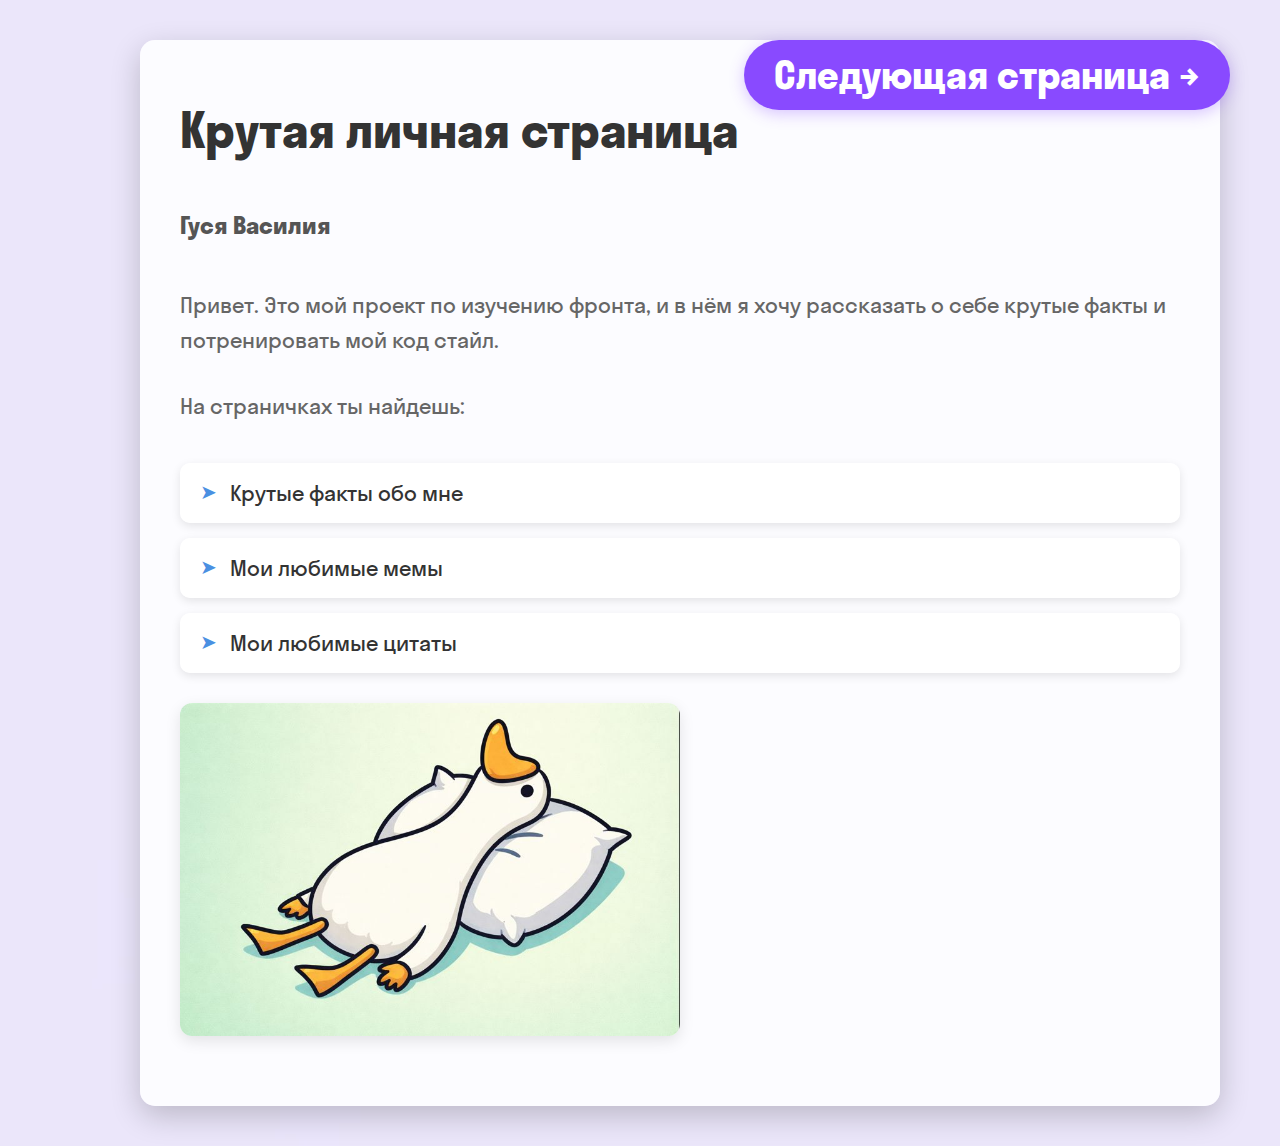
<file: index.html>
<!DOCTYPE html>
<html lang="en">
<head>
    <meta charset="UTF-8">
    <meta name="viewport" content="width=device-width, initial-scale=1.0">
    <title>Гусь Василий - Главная</title>
    <link rel="stylesheet" href="style.css">
    <style>
        .features-list {
            list-style-type: none;
            padding: 0;
            margin: 30px 0;
        }
        
        .feature-item {
            font-size: 22px;
            color: #333;
            margin: 15px 0;
            padding: 16px 24px;
            background-color: rgba(255, 255, 255, 0.9);
            border-radius: 10px;
            box-shadow: 0 3px 10px rgba(0, 0, 0, 0.1);
            transition: all 0.3s ease;
            position: relative;
            padding-left: 50px;
        }
        
        .feature-item:hover {
            transform: translateX(10px);
            box-shadow: 0 5px 15px rgba(0, 0, 0, 0.15);
            background-color: rgba(74, 144, 226, 0.1);
        }
        
        .feature-item:before {
            content: "➤";
            position: absolute;
            left: 20px;
            color: #4a90e2;
            font-size: 20px;
        }
        
        p { margin: 15px 0; padding: 8px 0; }
        
        @media (max-width: 768px) {
            .feature-item {
                font-size: 18px;
                padding: 12px 18px;
                padding-left: 40px;
                margin: 12px 0;
            }
        }
    </style>
</head>
<body>
    <div class="content center">
        <a href="./facts.html" class="nav-button next-button">Следующая страница →</a>
        
        <div class="main-content">
            <h1>Крутая личная страница</h1>
            <h2>Гуся Василия</h2>
            
            <p>Привет. Это мой проект по изучению фронта, и в нём я хочу рассказать о себе крутые факты и потренировать мой код стайл.</p>
            <p>На страничках ты найдешь:</p>
            
            <ul class="features-list">
                <li class="feature-item">Крутые факты обо мне</li>
                <li class="feature-item">Мои любимые мемы</li>
                <li class="feature-item">Мои любимые цитаты</li>
            </ul>
            
            
            <img src="images/goose.jpeg" alt="Гусь Василий">
        </div>
    </div>
</body>

</html>
</file>
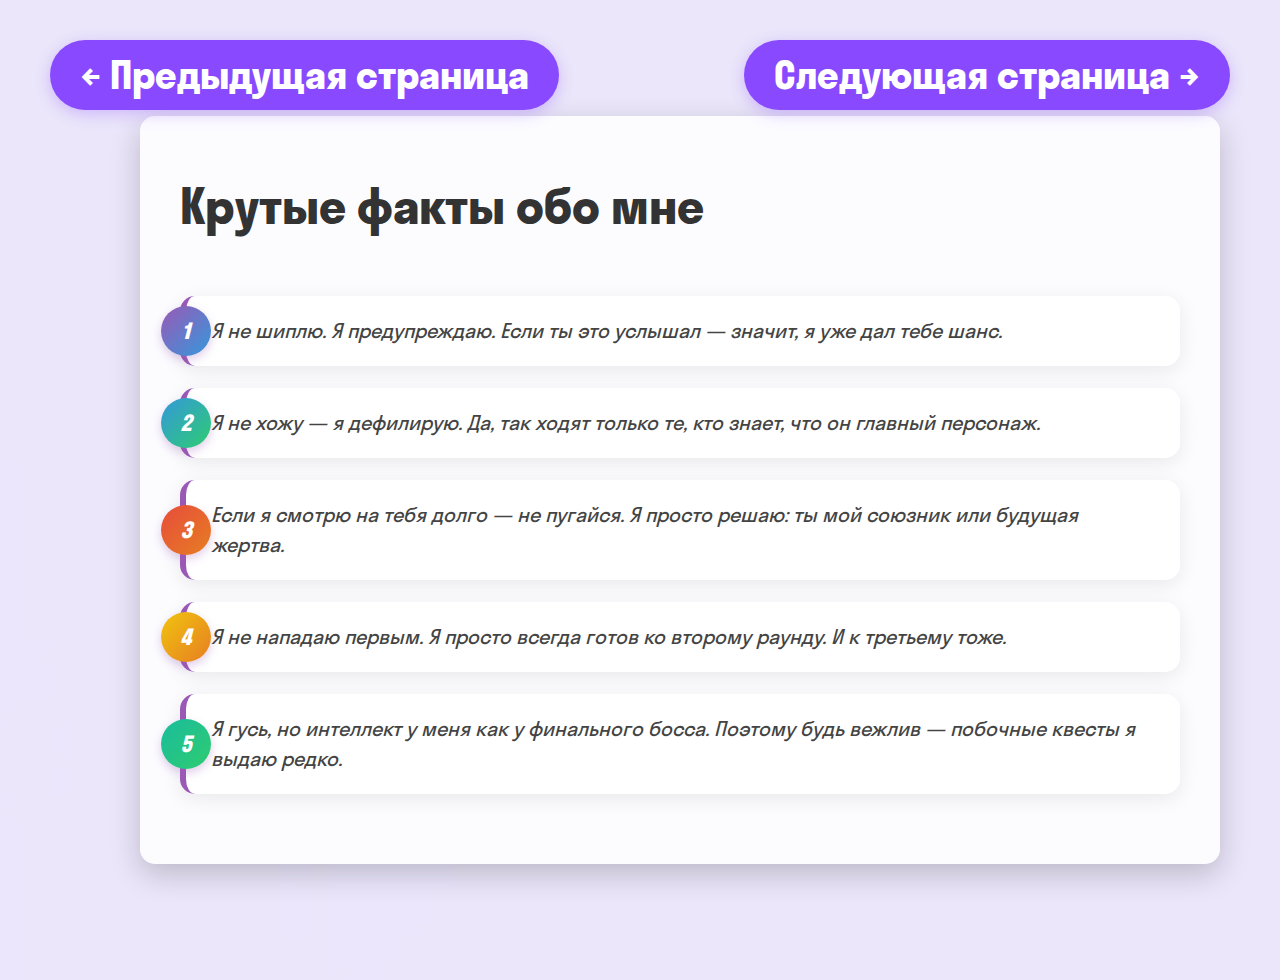
<file: facts.html>
<!DOCTYPE html>
<html lang="en">
<head>
    <meta charset="UTF-8">
    <meta name="viewport" content="width=device-width, initial-scale=1.0">
    <title>Факты о Гусе Василии</title>
    <link rel="stylesheet" href="style.css">
    <style>
        /* Уникальные стили для facts.html */
        .numbered-list {
            list-style-type: none;
            counter-reset: fact-counter;
            padding: 0;
            margin: 40px 0 30px 0;
        }
        
        .numbered-item {
            counter-increment: fact-counter;
            font-size: 20px;
            color: #444;
            margin: 22px 0;
            padding: 20px 25px;
            background-color: rgba(255, 255, 255, 0.95);
            border-radius: 15px;
            box-shadow: 0 5px 20px rgba(0, 0, 0, 0.08);
            border-left: 6px solid #9b59b6;
            position: relative;
            transition: all 0.3s ease;
            font-style: italic;
            line-height: 1.5;
        }
        
        .numbered-item:hover {
            transform: translateY(-5px);
            box-shadow: 0 10px 25px rgba(0, 0, 0, 0.15);
            background-color: rgba(155, 89, 182, 0.05);
        }
        
        .numbered-item:before {
            content: counter(fact-counter);
            position: absolute;
            left: -25px;
            top: 50%;
            transform: translateY(-50%);
            background: linear-gradient(135deg, #9b59b6, #3498db);
            color: white;
            width: 50px;
            height: 50px;
            border-radius: 50%;
            display: flex;
            align-items: center;
            justify-content: center;
            font-size: 22px;
            font-weight: bold;
            box-shadow: 0 4px 10px rgba(155, 89, 182, 0.3);
        }
        
        .numbered-item:nth-child(2):before { background: linear-gradient(135deg, #3498db, #2ecc71); }
        .numbered-item:nth-child(3):before { background: linear-gradient(135deg, #e74c3c, #e67e22); }
        .numbered-item:nth-child(4):before { background: linear-gradient(135deg, #f1c40f, #e67e22); }
        .numbered-item:nth-child(5):before { background: linear-gradient(135deg, #1abc9c, #2ecc71); }
        
        @media (max-width: 768px) {
            .numbered-item { font-size: 17px; padding: 16px 20px; margin: 18px 0; margin-left: 20px; }
            .numbered-item:before { width: 40px; height: 40px; font-size: 18px; left: -20px; }
        }
    </style>
</head>
<body>
    <div class="content center">
        <!-- Кнопка "Предыдущая страница" слева -->
        <a href="./index.html" class="nav-button prev-button">← Предыдущая страница</a>
        <!-- Кнопка "Следующая страница" справа -->
        <a href="./memes.html" class="nav-button next-button">Следующая страница →</a>
        
        <div class="main-content">
            <h1>Крутые факты обо мне</h1>
            
            <!-- Убраны: "Философия Гуся Василия" и "Технические факты" -->
            <!-- Остался только нумерованный список -->
            <ol class="numbered-list">
                <li class="numbered-item">Я не шиплю. Я предупреждаю. Если ты это услышал — значит, я уже дал тебе шанс.</li>
                <li class="numbered-item">Я не хожу — я дефилирую. Да, так ходят только те, кто знает, что он главный персонаж.</li>
                <li class="numbered-item">Если я смотрю на тебя долго — не пугайся. Я просто решаю: ты мой союзник или будущая жертва.</li>
                <li class="numbered-item">Я не нападаю первым. Я просто всегда готов ко второму раунду. И к третьему тоже.</li>
                <li class="numbered-item">Я гусь, но интеллект у меня как у финального босса. Поэтому будь вежлив — побочные квесты я выдаю редко.</li>
            </ol>
            
            <!-- Убраны все технические факты -->
        </div>
    </div>
</body>
</html>
</file>
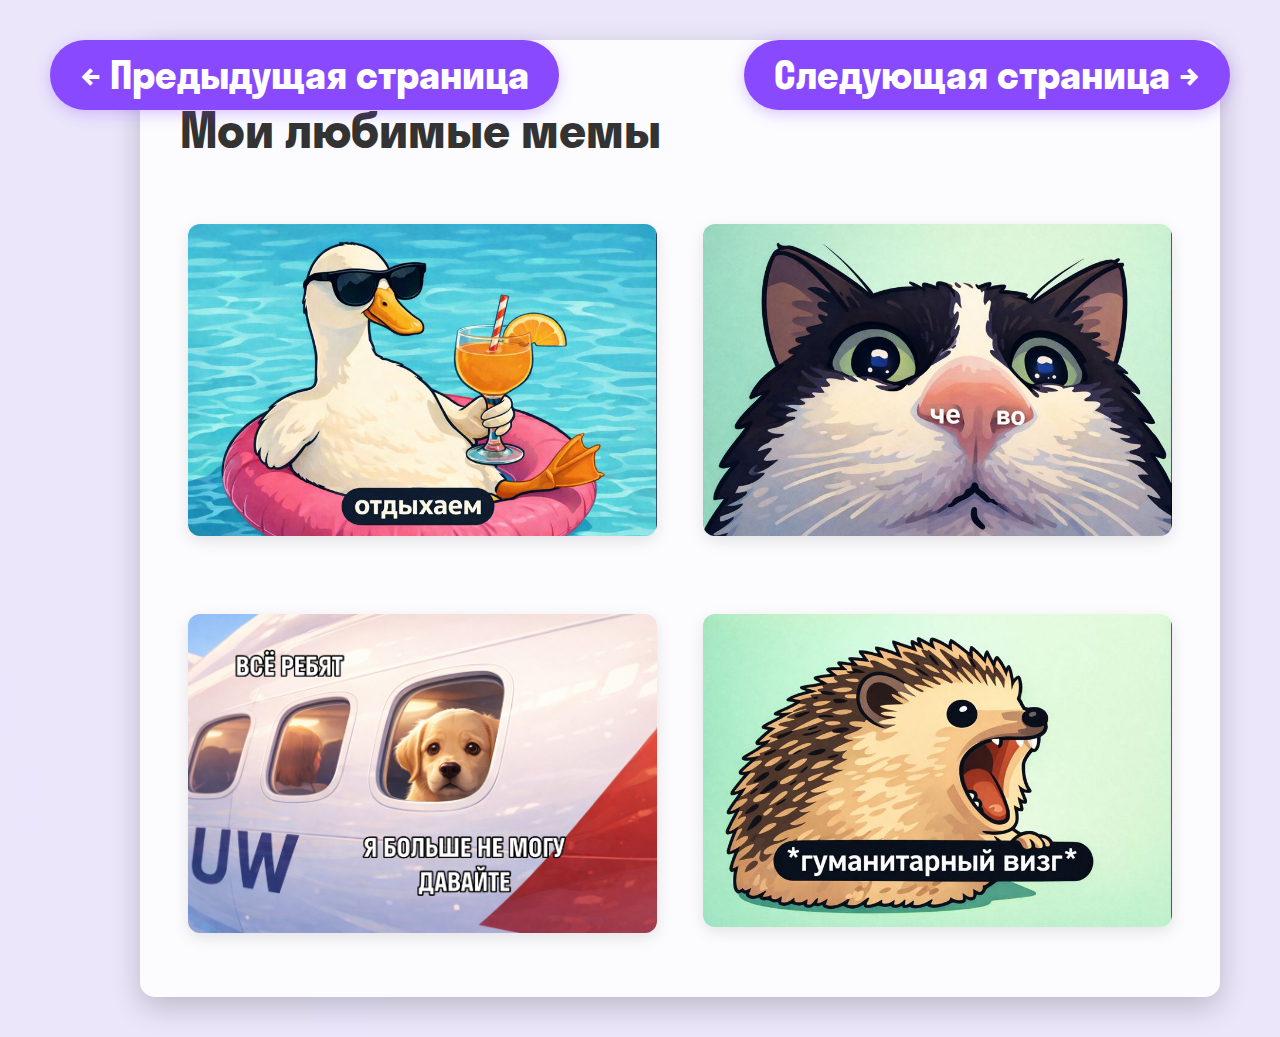
<file: memes.html>
<!DOCTYPE html>
<html lang="en">
<head>
    <meta charset="UTF-8">
    <meta name="viewport" content="width=device-width, initial-scale=1.0">
    <title>Мемы Гуся Василия</title>
    <link rel="stylesheet" href="style.css">
    <style>
        /* Уникальные стили для memes.html */
        .meme-grid {
            display: grid;
            grid-template-columns: repeat(2, 1fr);
            gap: 30px;
            margin-top: 20px;
        }
        
        .meme-item {
            text-align: center;
            padding: 8px;
        }
        
        .meme-item img {
            width: 100%;
            max-width: 500px;
            height: auto;
            border-radius: 12px;
            box-shadow: 0 5px 15px rgba(0,0,0,0.1);
            transition: transform 0.3s ease;
            margin: 16px 0;
        }
        
        .meme-item img:hover { transform: scale(1.02); }
        
        @media (max-width: 768px) {
            .meme-grid { grid-template-columns: 1fr; gap: 20px; }
            .meme-item { padding: 6px; }
            .meme-item img { margin: 12px 0; }
        }
    </style>
</head>
<body>
    <div class="content center">
        <!-- Кнопка "Предыдущая страница" слева -->
        <a href="./facts.html" class="nav-button prev-button">← Предыдущая страница</a>
        <!-- Кнопка "Следующая страница" справа -->
        <a href="./quotes.html" class="nav-button next-button">Следующая страница →</a>
        
        <div class="main-content">
            <h1>Мои любимые мемы</h1>
            
            <div class="meme-grid">
                <div class="meme-item">
                    <img src="images/meme1.jpeg" alt="Мем про программирование">
                    <!-- Убрана подпись: "Когда код работает с первого раза" -->
                </div>
                
                <div class="meme-item">
                    <img src="images/meme2.jpeg" alt="Мем про отладку">
                    <!-- Убрана подпись: "Отладка vs Программирование" -->
                </div>
                
                <div class="meme-item">
                    <img src="images/meme3.png" alt="Мем про баги">
                    <!-- Убрана подпись: "Это не баг, это фича!" -->
                </div>
                
                <div class="meme-item">
                    <img src="images/meme4.jpeg" alt="Мем про дедлайн">
                    <!-- Убрана подпись: "Дедлайн завтра" -->
                </div>
            </div>
        </div>
    </div>
</body>
</html>
</file>
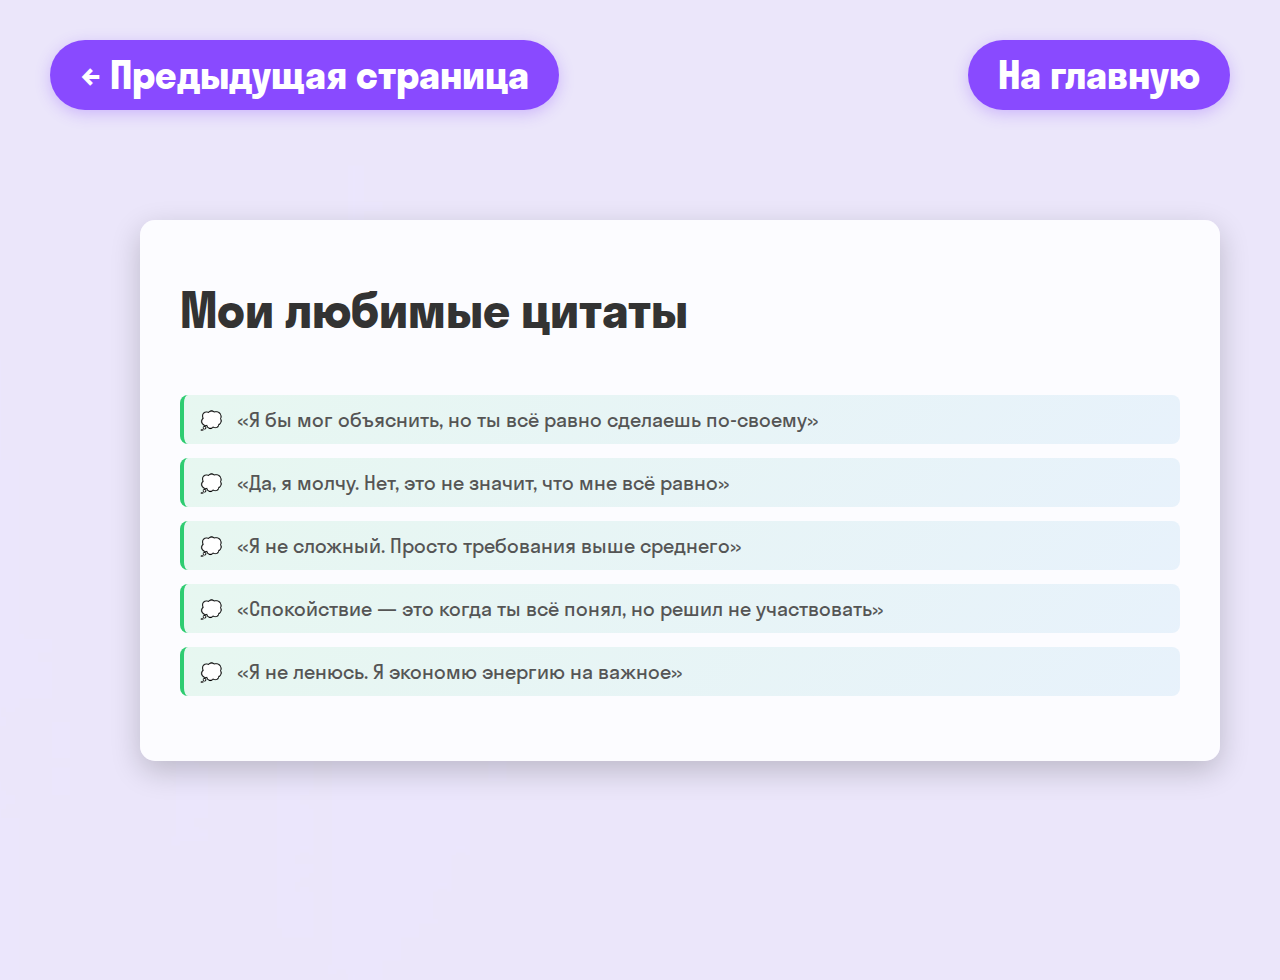
<file: quotes.html>
<!DOCTYPE html>
<html lang="en">
<head>
    <meta charset="UTF-8">
    <meta name="viewport" content="width=device-width, initial-scale=1.0">
    <title>Цитаты Гуся Василия</title>
    <link rel="stylesheet" href="style.css">
    <style>
        .notes-list {
            list-style-type: none;
            padding: 0;
            margin: 35px 0 25px 0;
        }
        
        .note-item {
            font-size: 20px;
            color: #555;
            margin: 14px 0;
            padding: 12px 16px;
            background: linear-gradient(135deg, rgba(46, 204, 113, 0.1), rgba(52, 152, 219, 0.1));
            border-radius: 8px;
            border-left: 4px solid #2ecc71;
            transition: all 0.3s ease;
        }
        
        .note-item:hover {
            transform: translateY(-3px);
            box-shadow: 0 5px 15px rgba(0, 0, 0, 0.1);
            background: linear-gradient(135deg, rgba(46, 204, 113, 0.2), rgba(52, 152, 219, 0.2));
        }
        
        .note-item:before {
            content: "💭";
            margin-right: 15px;
            font-size: 18px;
        }
        
        @media (max-width: 768px) {
            .note-item { font-size: 16px; padding: 10px 14px; margin: 12px 0; }
        }
    </style>
</head>
<body>
    <div class="content center">
        <a href="./memes.html" class="nav-button prev-button">← Предыдущая страница</a>
        <a href="./index.html" class="nav-button next-button">На главную</a>
        
        <div class="main-content">
            <h1>Мои любимые цитаты</h1>
            
            <ul class="notes-list">
                <li class="note-item">«Я бы мог объяснить, но ты всё равно сделаешь по-своему»</li>
                <li class="note-item">«Да, я молчу. Нет, это не значит, что мне всё равно»</li>
                <li class="note-item">«Я не сложный. Просто требования выше среднего»</li>
                <li class="note-item">«Спокойствие — это когда ты всё понял, но решил не участвовать»</li>
                <li class="note-item">«Я не ленюсь. Я экономю энергию на важное»</li>
            </ul>
            
            
        </div>
    </div>
</body>

</html>
</file>
<file: style.css>
@import url('fonts/main_font.css');

* {
    margin: 0;
    font-family: 'StratosSkyeng', sans-serif;
}

body {
    background-color: #f0f0f0;
}

.content {
    background-image: url('images/background.jpg');
    background-repeat: no-repeat;
    background-position: center;
    background-size: cover;
    min-height: 100vh;
    
    display: flex;
    flex-direction: column;
    justify-content: center;
    align-items: center;
    padding: 40px 0;
    position: relative;
}

.center {
    padding-left: calc(50% - 500px);
    padding-right: calc(50% - 500px);
}

.nav-button {
    display: block;
    background-color: #894AFF;
    color: white;
    padding: 11px 30px;
    border-radius: 50px;
    text-decoration: none;
    font-size: 38px;
    position: absolute;
    font-weight: bold;
    box-shadow: 0 4px 15px rgba(137, 74, 255, 0.3);
    transition: all 0.3s ease;
    cursor: pointer;
    border: none;
    min-width: 200px;
    text-align: center;
    top: 40px;
}

.prev-button {
    left: 50px;
}

.next-button {
    right: 50px;
}

.nav-button:hover {
    background-color: #9B5BFF;
    transform: translateY(-3px);
    box-shadow: 0 6px 20px rgba(137, 74, 255, 0.4);
}

.nav-button:active {
    transform: translateY(1px);
    box-shadow: 0 3px 10px rgba(137, 74, 255, 0.3);
}

.main-content {
    width: 100%;
    max-width: 1000px;
    margin: 0 auto;
    text-align: left;
    background-color: rgba(255, 255, 255, 0.85);
    padding: 40px;
    border-radius: 15px;
    box-shadow: 0 10px 30px rgba(0, 0, 0, 0.2);
}

h1 {
    font-size: 48px;
    color: #333;
    margin-bottom: 20px;
    text-align: left;
    padding: 20px 0;
}

h2 {
    font-size: 24px;
    color: #555;
    margin-bottom: 30px;
    text-align: left;
    padding: 10px 0;
}

p {
    font-size: 22px;
    color: #666;
    line-height: 1.6;
    margin: 15px 0;
    text-align: left;
}

img {
    max-width: 500px;
    width: 100%;
    height: auto;
    border-radius: 12px;
    margin: 30px 0;
    box-shadow: 0 5px 15px rgba(0,0,0,0.1);
    display: block;
}

@media (max-width: 768px) {
    .nav-button {
        font-size: 28px;
        padding: 9px 25px;
        min-width: 180px;
        top: 30px;
    }
    
    .prev-button {
        left: 30px;
    }
    
    .next-button {
        right: 30px;
    }
    
    .main-content {
        padding: 20px;
        margin: 15px;
    }
    
    h1 {
        font-size: 36px;
        padding: 15px 0;
    }
    
    h2 {
        font-size: 20px;
        padding: 8px 0;
    }
    
    p {
        font-size: 18px;
    }
    
    .center {
        padding-left: 20px;
        padding-right: 20px;
    }
}

@media (max-width: 480px) {
    .nav-button {
        font-size: 22px;
        padding: 7px 20px;
        min-width: 160px;
        top: 20px;
    }
    
    .prev-button {
        left: 20px;
    }
    
    .next-button {
        right: 20px;
    }
    
    h1 {
        font-size: 28px;
        padding: 10px 0;
    }

}
</file>
